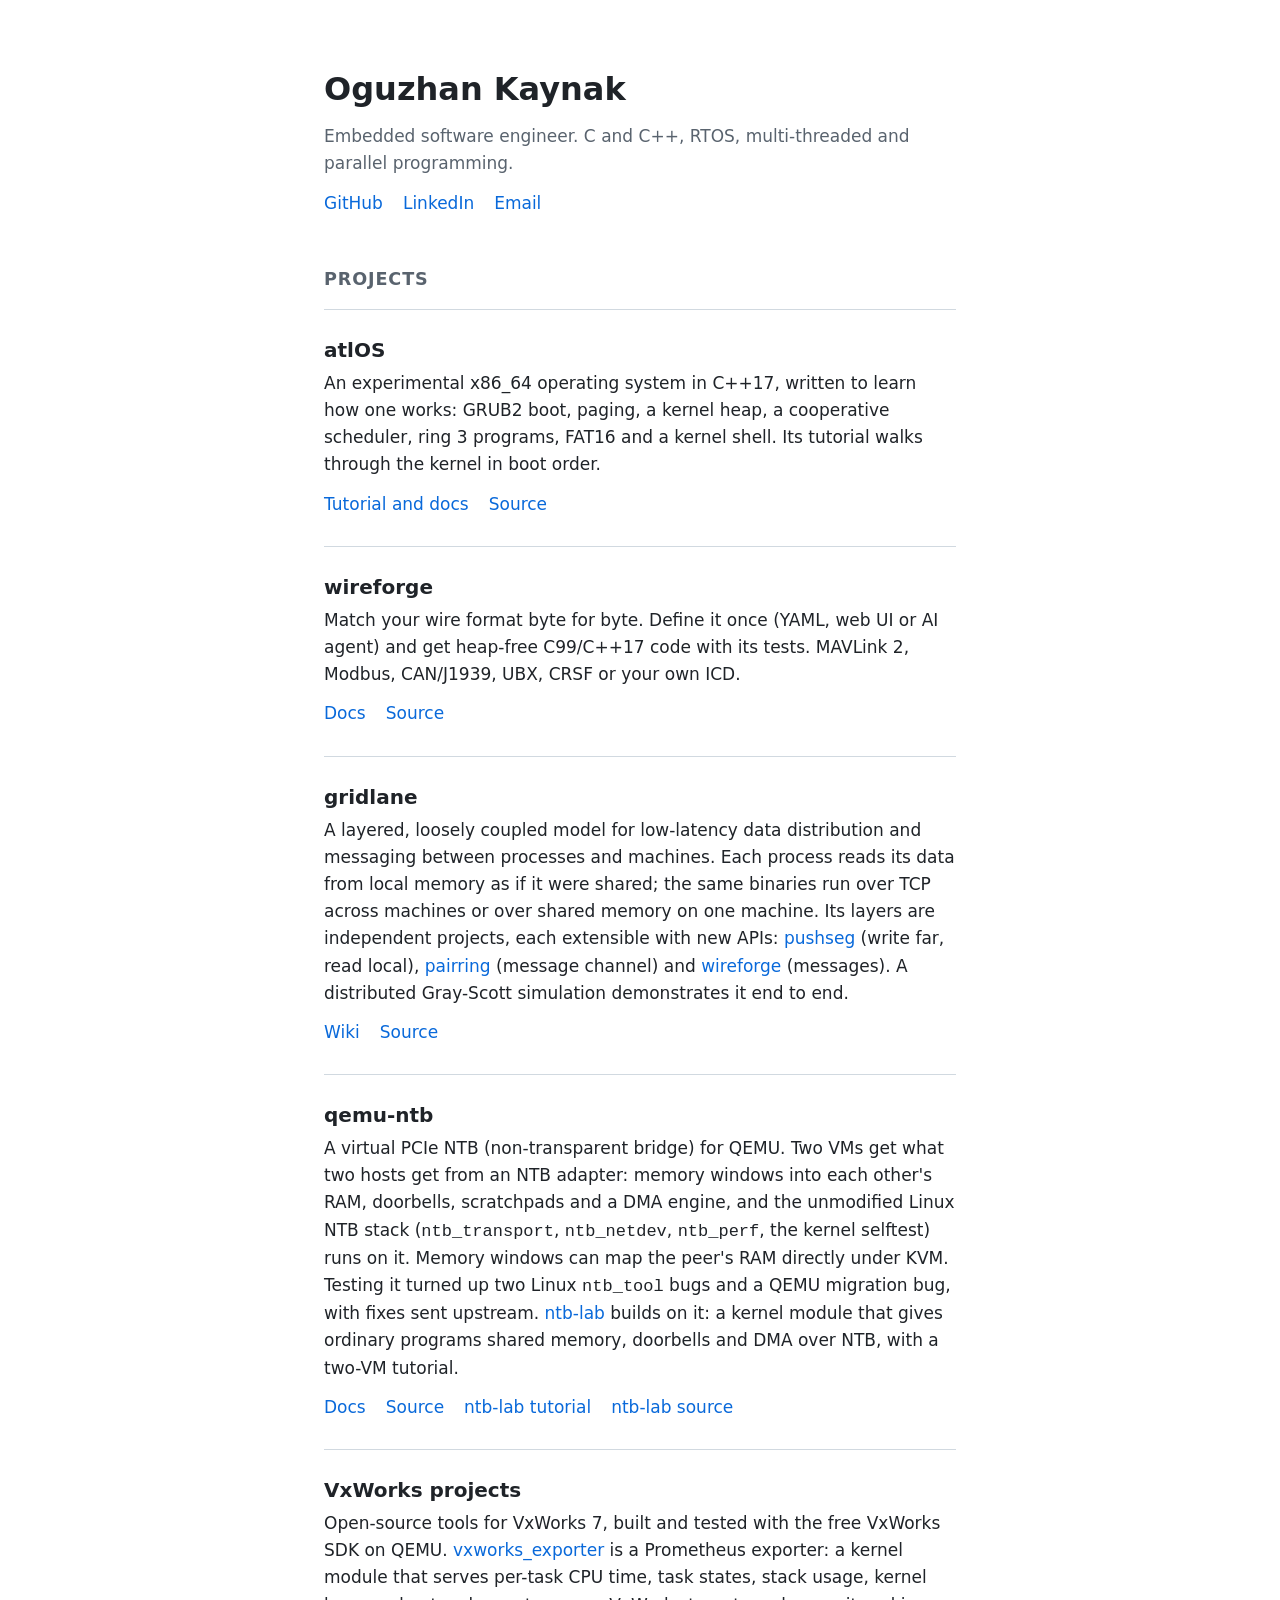
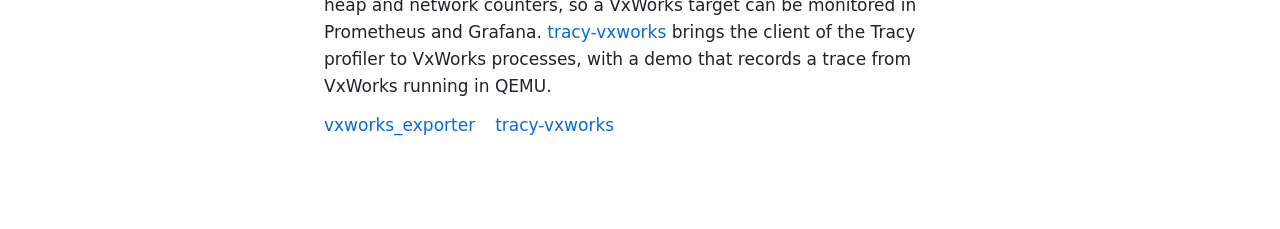
<file: index.html>
<!DOCTYPE html>
<html lang="en">
<head>
  <meta charset="utf-8">
  <meta name="viewport" content="width=device-width, initial-scale=1">
  <title>Oguzhan Kaynak</title>
  <meta name="description" content="Oguzhan Kaynak, embedded software engineer: atlOS, wireforge, gridlane, qemu-ntb, VxWorks tools and other projects.">
  <meta name="google-site-verification" content="qCkniWqDwWgA06nwHi8vRV9uGVa0ZZasf0xZPAUicx0" />
  <meta name="yandex-verification" content="87869a035a740050" />
  <link rel="canonical" href="https://oguzhankynk.github.io/">
  <meta property="og:type" content="profile">
  <meta property="og:url" content="https://oguzhankynk.github.io/">
  <meta property="og:title" content="Oguzhan Kaynak">
  <meta property="og:description" content="Embedded software engineer: atlOS, wireforge, gridlane, qemu-ntb, VxWorks tools and other projects.">
  <meta property="og:site_name" content="Oguzhan Kaynak">
  <meta property="profile:first_name" content="Oguzhan">
  <meta property="profile:last_name" content="Kaynak">
  <meta name="twitter:card" content="summary">
  <meta name="twitter:title" content="Oguzhan Kaynak">
  <meta name="twitter:description" content="Embedded software engineer: atlOS, wireforge, gridlane, qemu-ntb, VxWorks tools and other projects.">
  <script type="application/ld+json">
  {
    "@context": "https://schema.org",
    "@type": "ProfilePage",
    "url": "https://oguzhankynk.github.io/",
    "dateModified": "2026-11-28",
    "mainEntity": {
      "@type": "Person",
      "name": "Oguzhan Kaynak",
      "url": "https://oguzhankynk.github.io/",
      "jobTitle": "Embedded Software Engineer",
      "description": "Embedded software engineer. C and C++, RTOS, multi-threaded and parallel programming.",
      "knowsAbout": ["Embedded software", "C", "C++", "RTOS", "VxWorks", "Operating systems", "Parallel programming"],
      "sameAs": [
        "https://github.com/oguzhankynk",
        "https://www.linkedin.com/in/kaynak-oguzhan0/"
      ]
    }
  }
  </script>
  <link rel="stylesheet" href="style.css">
  <base target="_blank">
</head>
<body>
  <main>
    <header>
      <h1>Oguzhan Kaynak</h1>
      <p class="lead">Embedded software engineer. C and C++, RTOS, multi-threaded
        and parallel programming.</p>
      <p class="links">
        <a href="https://github.com/oguzhankynk">GitHub</a>
        <a href="https://www.linkedin.com/in/kaynak-oguzhan0/">LinkedIn</a>
        <a id="email" href="#" target="_self">Email</a>
      </p>
    </header>

    <section>
      <h2>Projects</h2>

      <article>
        <h3><a href="https://oguzhankynk.github.io/atlOS/">atlOS</a></h3>
        <p>An experimental x86_64 operating system in C++17, written to learn
          how one works: GRUB2 boot, paging, a kernel heap, a cooperative
          scheduler, ring 3 programs, FAT16 and a kernel shell. Its tutorial
          walks through the kernel in boot order.</p>
        <p class="links">
          <a href="https://oguzhankynk.github.io/atlOS/">Tutorial and docs</a>
          <a href="https://github.com/oguzhankynk/atlOS">Source</a>
        </p>
      </article>

      <article>
        <h3><a href="https://oguzhankynk.github.io/wireforge/">wireforge</a></h3>
        <p>Match your wire format byte for byte. Define it once (YAML, web UI
          or AI agent) and get heap-free C99/C++17 code with its tests.
          MAVLink 2, Modbus, CAN/J1939, UBX, CRSF or your own ICD.</p>
        <p class="links">
          <a href="https://oguzhankynk.github.io/wireforge/">Docs</a>
          <a href="https://github.com/oguzhankynk/wireforge">Source</a>
        </p>
      </article>

      <article>
        <h3><a href="https://github.com/oguzhankynk/gridlane">gridlane</a></h3>
        <p>A layered, loosely coupled model for low-latency data distribution
          and messaging between processes and machines. Each process reads
          its data from local memory as if it were shared; the same binaries
          run over TCP across machines or over shared memory on one machine.
          Its layers are independent projects, each extensible with new APIs:
          <a href="https://github.com/oguzhankynk/pushseg">pushseg</a>
          (write far, read local),
          <a href="https://github.com/oguzhankynk/pairring">pairring</a>
          (message channel) and
          <a href="https://github.com/oguzhankynk/wireforge">wireforge</a>
          (messages). A distributed
          Gray-Scott simulation demonstrates it end to end.</p>
        <p class="links">
          <a href="https://github.com/oguzhankynk/gridlane/wiki">Wiki</a>
          <a href="https://github.com/oguzhankynk/gridlane">Source</a>
        </p>
      </article>

      <article>
        <h3><a href="https://oguzhankynk.github.io/qemu-ntb/">qemu-ntb</a></h3>
        <p>A virtual PCIe NTB (non-transparent bridge) for QEMU. Two VMs get
          what two hosts get from an NTB adapter: memory windows into each
          other's RAM, doorbells, scratchpads and a DMA engine, and the
          unmodified Linux NTB stack (<code>ntb_transport</code>,
          <code>ntb_netdev</code>, <code>ntb_perf</code>, the kernel
          selftest) runs on it. Memory windows can map the peer's RAM
          directly under KVM. Testing it turned up two Linux
          <code>ntb_tool</code> bugs and a QEMU migration bug, with fixes
          sent upstream.
          <a href="https://oguzhankynk.github.io/ntb-lab/">ntb-lab</a>
          builds on it: a kernel module that gives ordinary programs shared
          memory, doorbells and DMA over NTB, with a two-VM tutorial.</p>
        <p class="links">
          <a href="https://oguzhankynk.github.io/qemu-ntb/">Docs</a>
          <a href="https://github.com/oguzhankynk/qemu-ntb">Source</a>
          <a href="https://oguzhankynk.github.io/ntb-lab/">ntb-lab tutorial</a>
          <a href="https://github.com/oguzhankynk/ntb-lab">ntb-lab source</a>
        </p>
      </article>

      <article>
        <h3>VxWorks projects</h3>
        <p>Open-source tools for VxWorks 7, built and tested with the free
          VxWorks SDK on QEMU.
          <a href="https://github.com/oguzhankynk/vxworks_exporter">vxworks_exporter</a>
          is a Prometheus exporter: a kernel module that serves per-task CPU
          time, task states, stack usage, kernel heap and network counters,
          so a VxWorks target can be monitored in Prometheus and Grafana.
          <a href="https://github.com/oguzhankynk/tracy-vxworks">tracy-vxworks</a>
          brings the client of the Tracy profiler to VxWorks processes, with
          a demo that records a trace from VxWorks running in QEMU.</p>
        <p class="links">
          <a href="https://github.com/oguzhankynk/vxworks_exporter">vxworks_exporter</a>
          <a href="https://github.com/oguzhankynk/tracy-vxworks">tracy-vxworks</a>
        </p>
      </article>
    </section>
  </main>
  <script>
    // The address is put together here, so it is not in the page's text
    // for spam bots to find.
    document.getElementById("email").href =
      "mailto:" + ["kaynak.oguzhan0", "gmail.com"].join("@");
  </script>
</body>
</html>
</file>
<file: style.css>
:root {
  --bg: #ffffff;
  --fg: #1f2328;
  --muted: #59636e;
  --line: #d1d9e0;
  --link: #0969da;
  color-scheme: light dark;
}

@media (prefers-color-scheme: dark) {
  :root {
    --bg: #0d1117;
    --fg: #e6edf3;
    --muted: #9198a1;
    --line: #3d444d;
    --link: #4493f8;
  }
}

* { box-sizing: border-box; }

body {
  margin: 0;
  background: var(--bg);
  color: var(--fg);
  font: 17px/1.6 system-ui, -apple-system, "Segoe UI", Roboto, sans-serif;
}

main {
  max-width: 42rem;
  margin: 0 auto;
  padding: 4rem 1.25rem;
}

h1 { font-size: 2rem; margin: 0 0 0.5rem; }
h2 { font-size: 1.1rem; color: var(--muted); text-transform: uppercase; letter-spacing: 0.05em; margin: 3rem 0 1rem; }
h3 { font-size: 1.25rem; margin: 0 0 0.25rem; }

.lead { color: var(--muted); margin: 0; }

a { color: var(--link); text-decoration: none; }
a:hover { text-decoration: underline; }
h3 a { color: inherit; }

article {
  border-top: 1px solid var(--line);
  padding: 1.5rem 0;
}

article p { margin: 0.25rem 0; }

.links { display: flex; gap: 1.25rem; margin-top: 0.75rem; }
</file>
